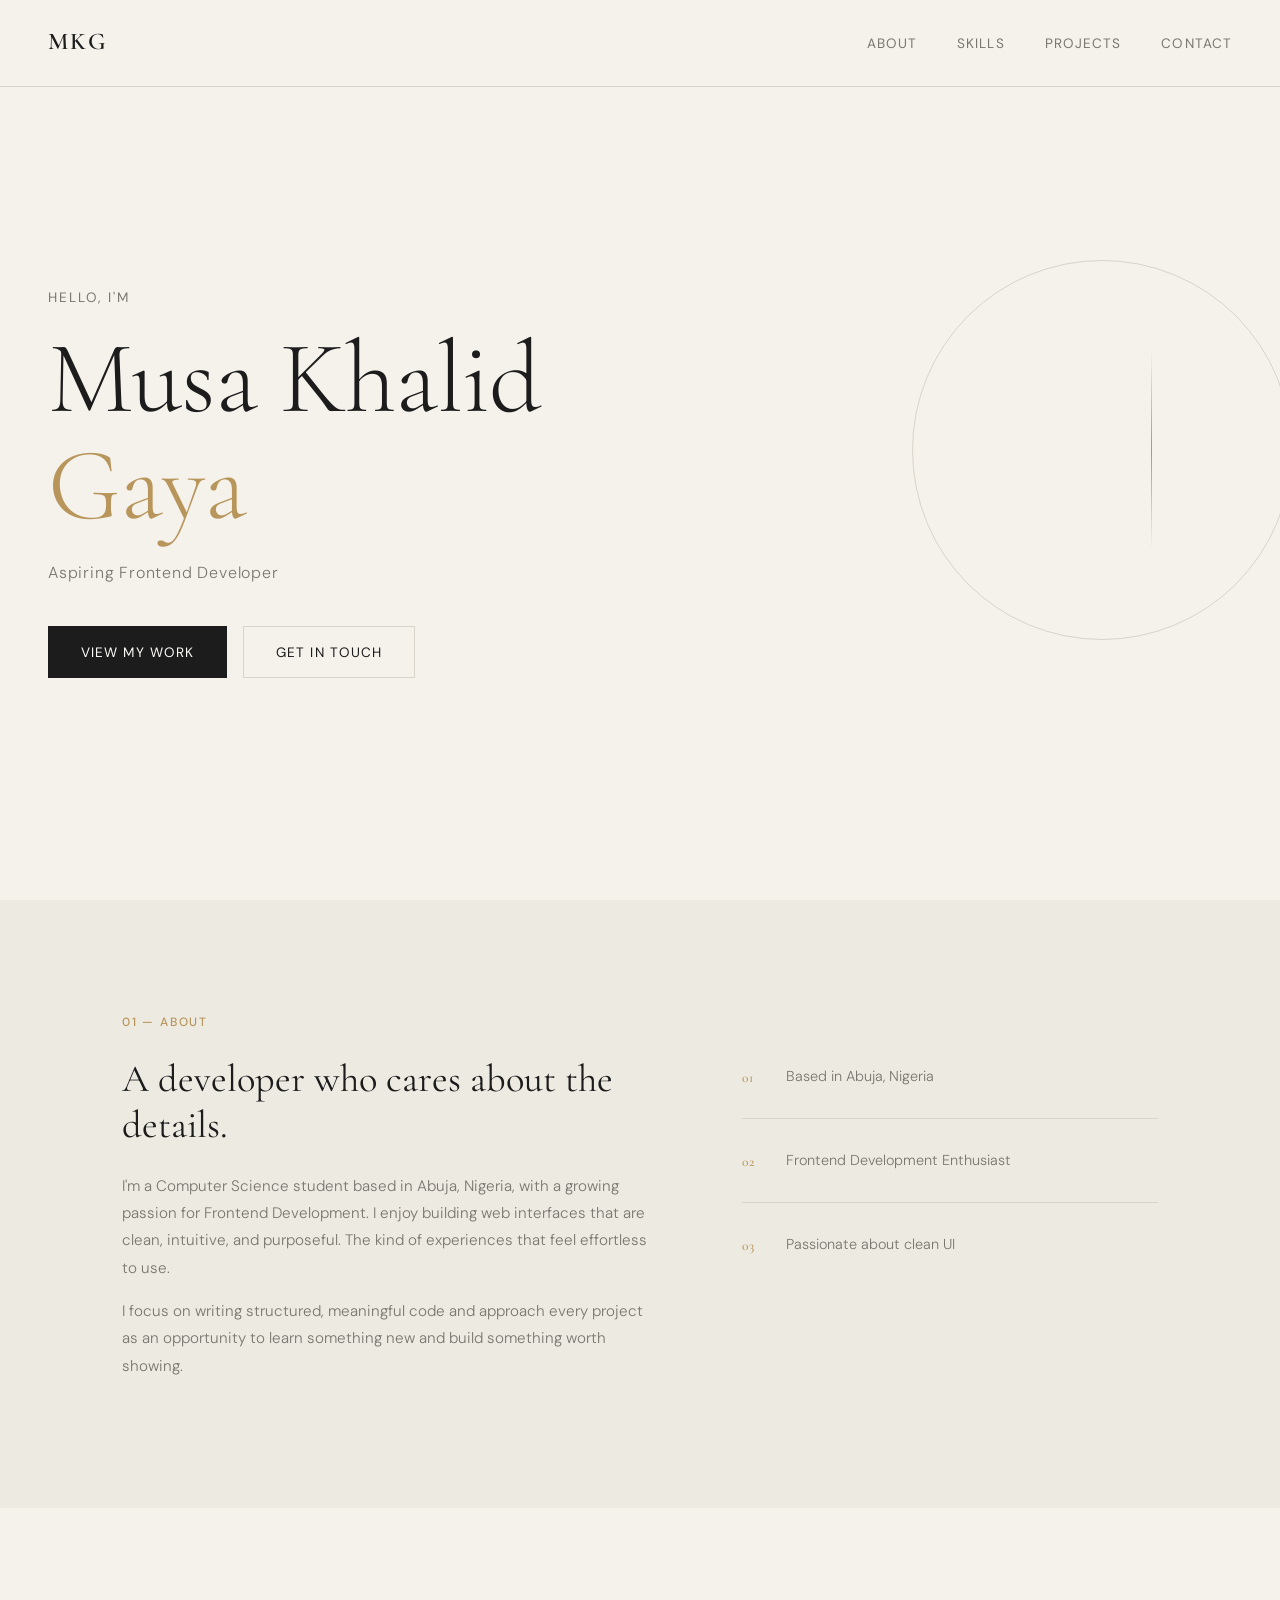
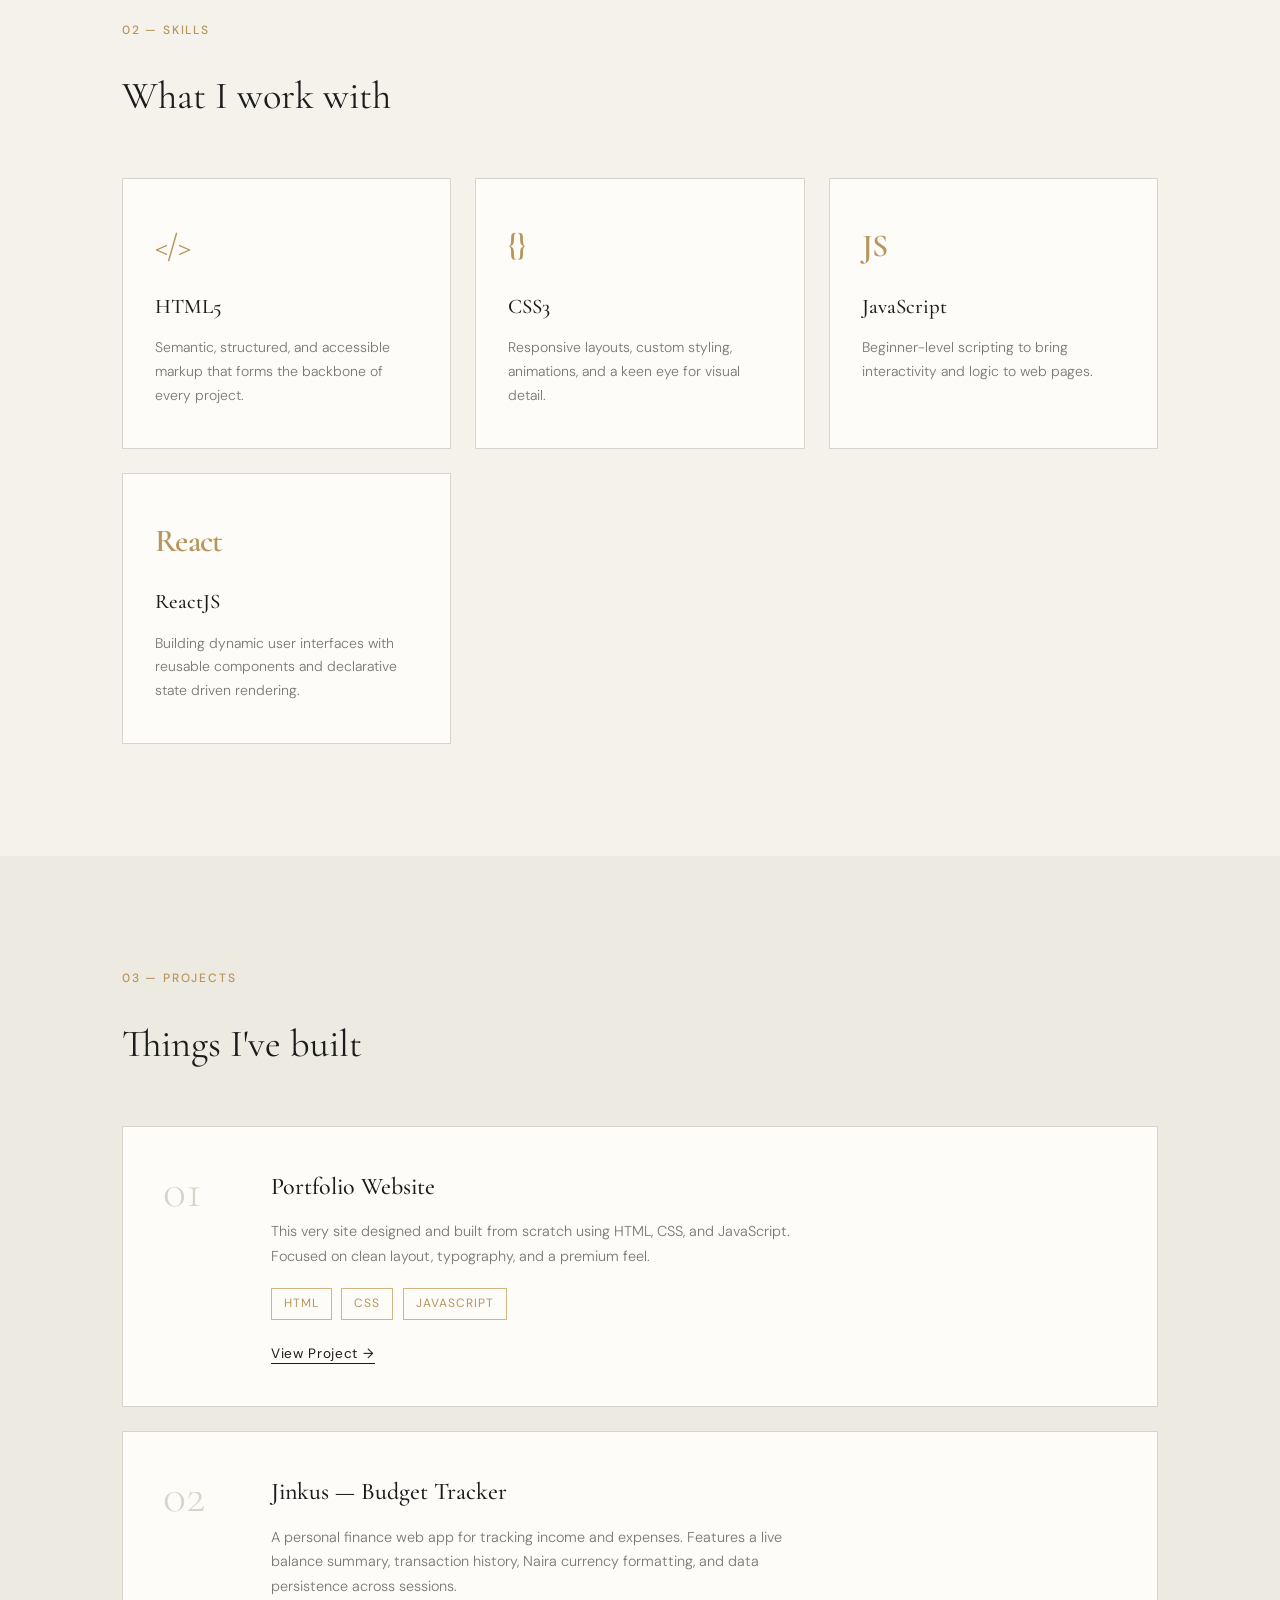
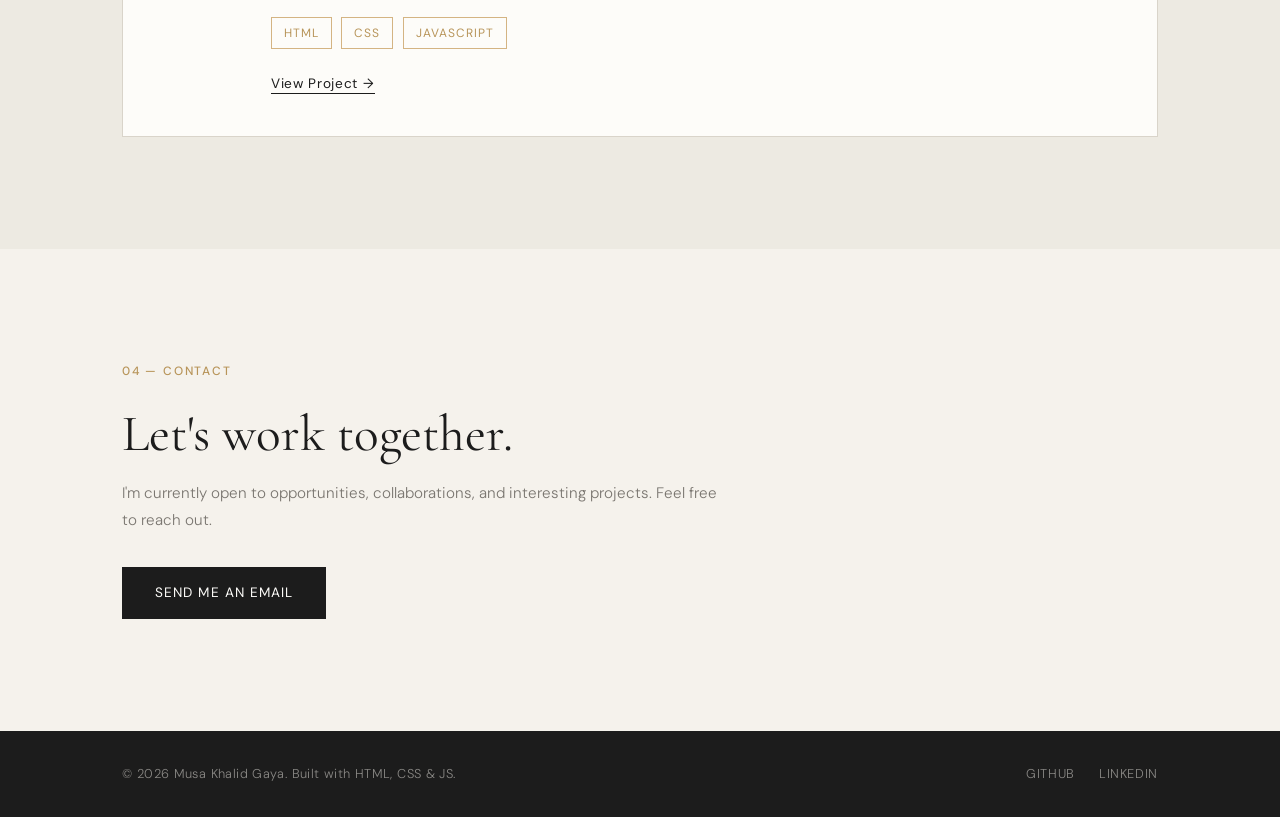
<file: index.html>
<!DOCTYPE html>
<html lang="en">

<head>
  <meta charset="UTF-8" />
  <meta name="viewport" content="width=device-width, initial-scale=1.0" />
  <title>Musa Khalid Gaya — Frontend Developer</title>
  <link rel="stylesheet" href="style.css" />
  <link
    href="https://fonts.googleapis.com/css2?family=Cormorant+Garamond:wght@300;400;500;600&family=DM+Sans:wght@300;400;500&display=swap"
    rel="stylesheet" />
</head>

<body>

  <!-- NAVBAR -->
  <nav class="navbar">
    <div class="nav-logo">MKG</div>
    <ul class="nav-links">
      <li><a href="#about">About</a></li>
      <li><a href="#skills">Skills</a></li>
      <li><a href="#projects">Projects</a></li>
      <li><a href="#contact">Contact</a></li>
    </ul>
    <div class="hamburger" id="hamburger">
      <span></span><span></span><span></span>
    </div>
  </nav>

  <!-- MOBILE MENU -->
  <div class="mobile-menu" id="mobileMenu">
    <ul>
      <li><a href="#about" onclick="closeMenu()">About</a></li>
      <li><a href="#skills" onclick="closeMenu()">Skills</a></li>
      <li><a href="#projects" onclick="closeMenu()">Projects</a></li>
      <li><a href="#contact" onclick="closeMenu()">Contact</a></li>
    </ul>
  </div>

  <!-- HERO -->
  <section class="hero" id="home">
    <div class="hero-content">
      <p class="hero-eyebrow">Hello, I'm</p>
      <h1 class="hero-name">Musa Khalid<br><span>Gaya</span></h1>
      <p class="hero-title">Aspiring Frontend Developer</p>
      <div class="hero-cta">
        <a href="#projects" class="btn-primary">View My Work</a>
        <a href="#contact" class="btn-secondary">Get In Touch</a>
      </div>
    </div>
    <div class="hero-deco">
      <div class="deco-circle"></div>
      <div class="deco-line"></div>
    </div>
  </section>

  <!-- ABOUT -->
  <section class="about" id="about">
    <div class="container">
      <div class="section-label">01 — About</div>
      <div class="about-grid">
        <div class="about-text">
          <h2>A developer who cares about the details.</h2>
          <p>I'm a Computer Science student based in Abuja, Nigeria, with a growing passion for Frontend Development. I
            enjoy building web interfaces that are clean, intuitive, and purposeful. The kind of experiences that feel
            effortless to use.</p>
          <p>I focus on writing structured, meaningful code and approach every project as an opportunity to learn
            something new and build something worth showing.</p>
        </div>
        <div class="about-facts">
          <div class="fact">
            <span class="fact-number">01</span>
            <span class="fact-text">Based in Abuja, Nigeria</span>
          </div>
          <div class="fact">
            <span class="fact-number">02</span>
            <span class="fact-text">Frontend Development Enthusiast</span>
          </div>
          <div class="fact">
            <span class="fact-number">03</span>
            <span class="fact-text">Passionate about clean UI</span>
          </div>
        </div>
      </div>
    </div>
  </section>

  <!-- SKILLS -->
  <section class="skills" id="skills">
    <div class="container">
      <div class="section-label">02 — Skills</div>
      <h2>What I work with</h2>
      <div class="skills-grid">
        <div class="skill-card">
          <div class="skill-icon">&#60;/&#62;</div>
          <h3>HTML5</h3>
          <p>Semantic, structured, and accessible markup that forms the backbone of every project.</p>
        </div>
        <div class="skill-card">
          <div class="skill-icon">&#123;&#125;</div>
          <h3>CSS3</h3>
          <p>Responsive layouts, custom styling, animations, and a keen eye for visual detail.</p>
        </div>
        <div class="skill-card">
          <div class="skill-icon">JS</div>
          <h3>JavaScript</h3>
          <p>Beginner-level scripting to bring interactivity and logic to web pages.</p>
        </div>
        <div class="skill-card">
          <div class="skill-icon">React</div>
          <h3>ReactJS</h3>
          <p>Building dynamic user interfaces with reusable components and declarative state driven rendering.
          </p>
        </div>
      </div>
    </div>
  </section>

  <!-- PROJECTS -->
  <section class="projects" id="projects">
    <div class="container">
      <div class="section-label">03 — Projects</div>
      <h2>Things I've built</h2>
      <div class="projects-grid">
        <div class="project-card">
          <div class="project-number">01</div>
          <div class="project-info">
            <h3>Portfolio Website</h3>
            <p>This very site designed and built from scratch using HTML, CSS, and JavaScript. Focused on clean layout,
              typography, and a premium feel.</p>
            <div class="project-tags">
              <span>HTML</span><span>CSS</span><span>JavaScript</span>
            </div>
            <a href="https://musagaya.github.io" target="_blank" class="project-link">View Project →</a>
          </div>
        </div>
        <div class="project-card">
          <div class="project-number">02</div>
          <div class="project-info">
            <h3>Jinkus — Budget Tracker</h3>
            <p>A personal finance web app for tracking income and expenses. Features a live balance summary, transaction
              history, Naira currency formatting, and data persistence across sessions.</p>
            <div class="project-tags">
              <span>HTML</span><span>CSS</span><span>JavaScript</span>
            </div>
            <a href="https://musagaya.github.io/budget-tracker" target="_blank" class="project-link">View Project →</a>
          </div>
        </div>
      </div>
    </div>
  </section>

  <!-- CONTACT -->
  <section class="contact" id="contact">
    <div class="container">
      <div class="section-label">04 — Contact</div>
      <div class="contact-inner">
        <h2>Let's work together.</h2>
        <p>I'm currently open to opportunities, collaborations, and interesting projects. Feel free to reach out.</p>
        <a href="mailto:gayamusa25@gmail.com" class="btn-primary">Send Me an Email</a>
      </div>
    </div>
  </section>

  <!-- FOOTER -->
  <footer class="footer">
    <div class="container">
      <p>© 2026 Musa Khalid Gaya. Built with HTML, CSS & JS.</p>
      <div class="footer-links">
        <a href="https://github.com/MusaGaya" target="_blank">GitHub</a>
        <a href="https://www.linkedin.com/in/musagaya" target="_blank">LinkedIn</a>
      </div>
    </div>
  </footer>

  <script src="script.js"></script>
</body>

</html>
</file>
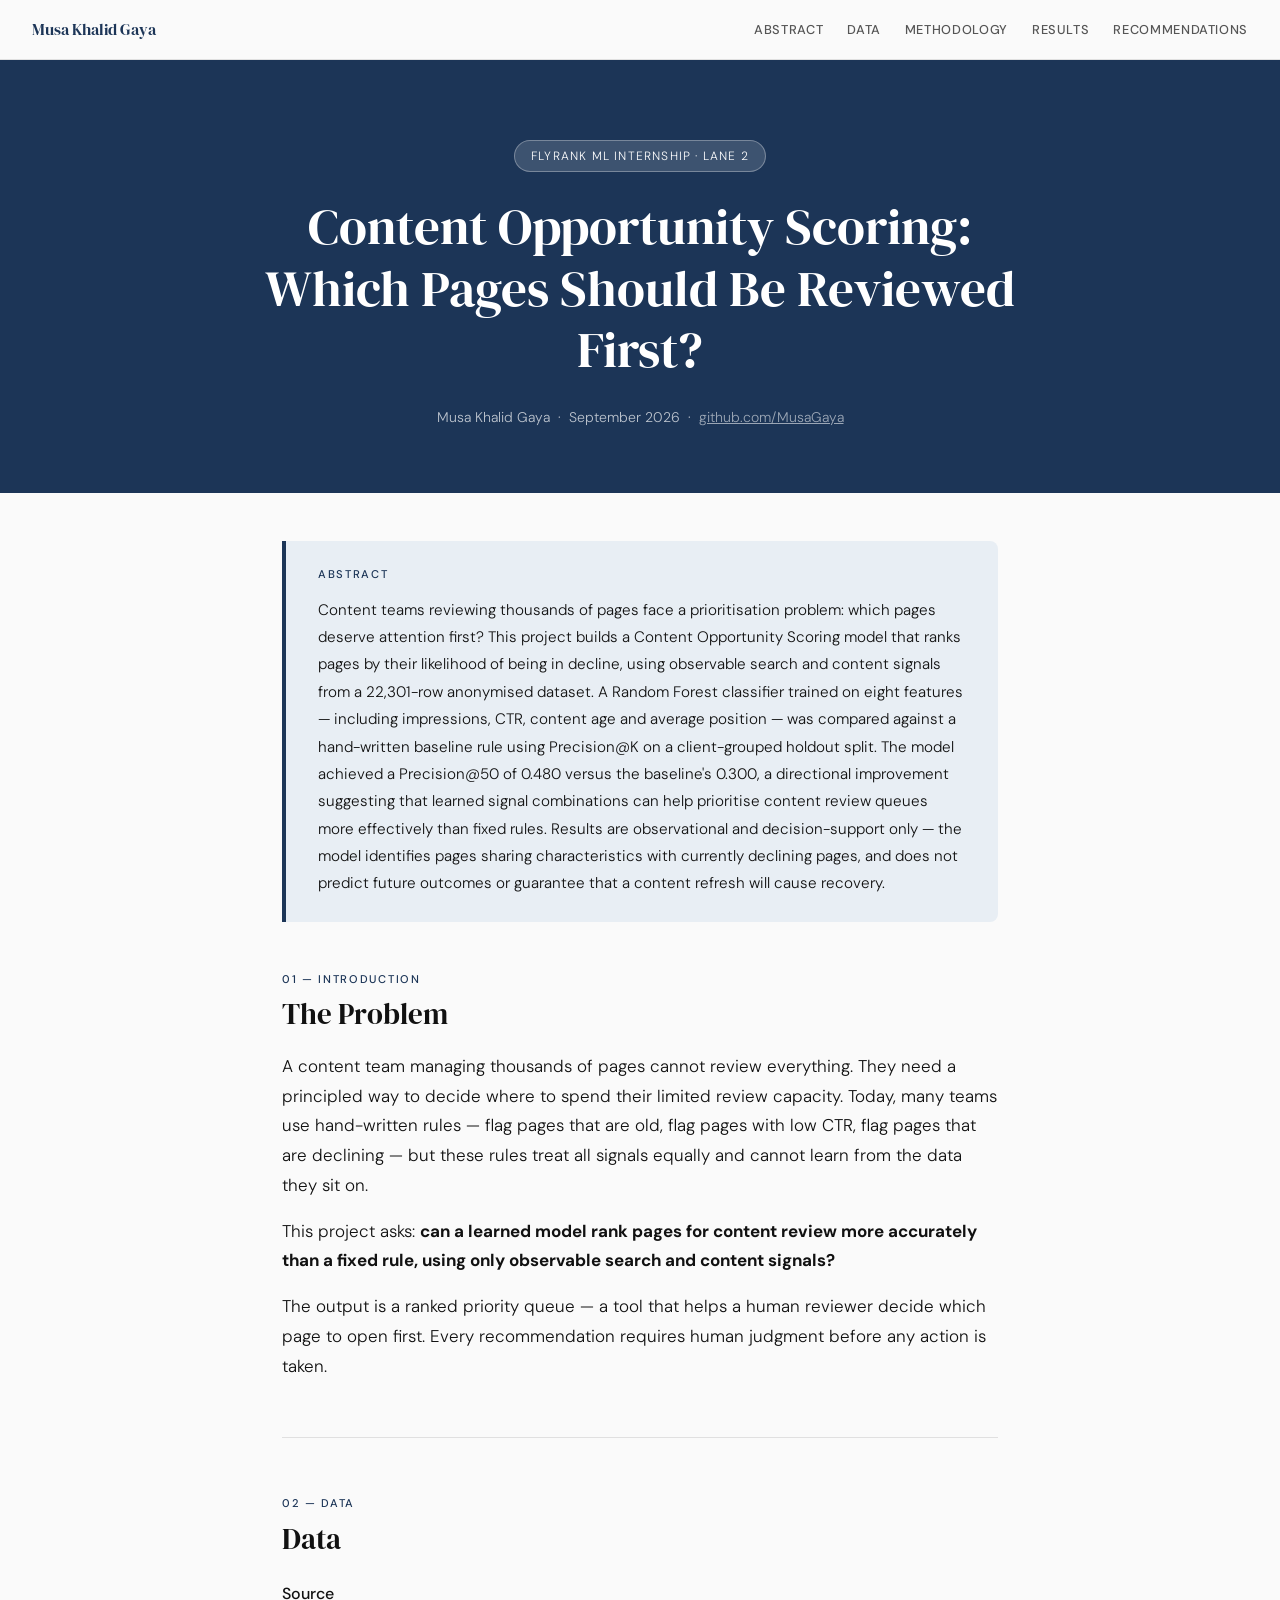
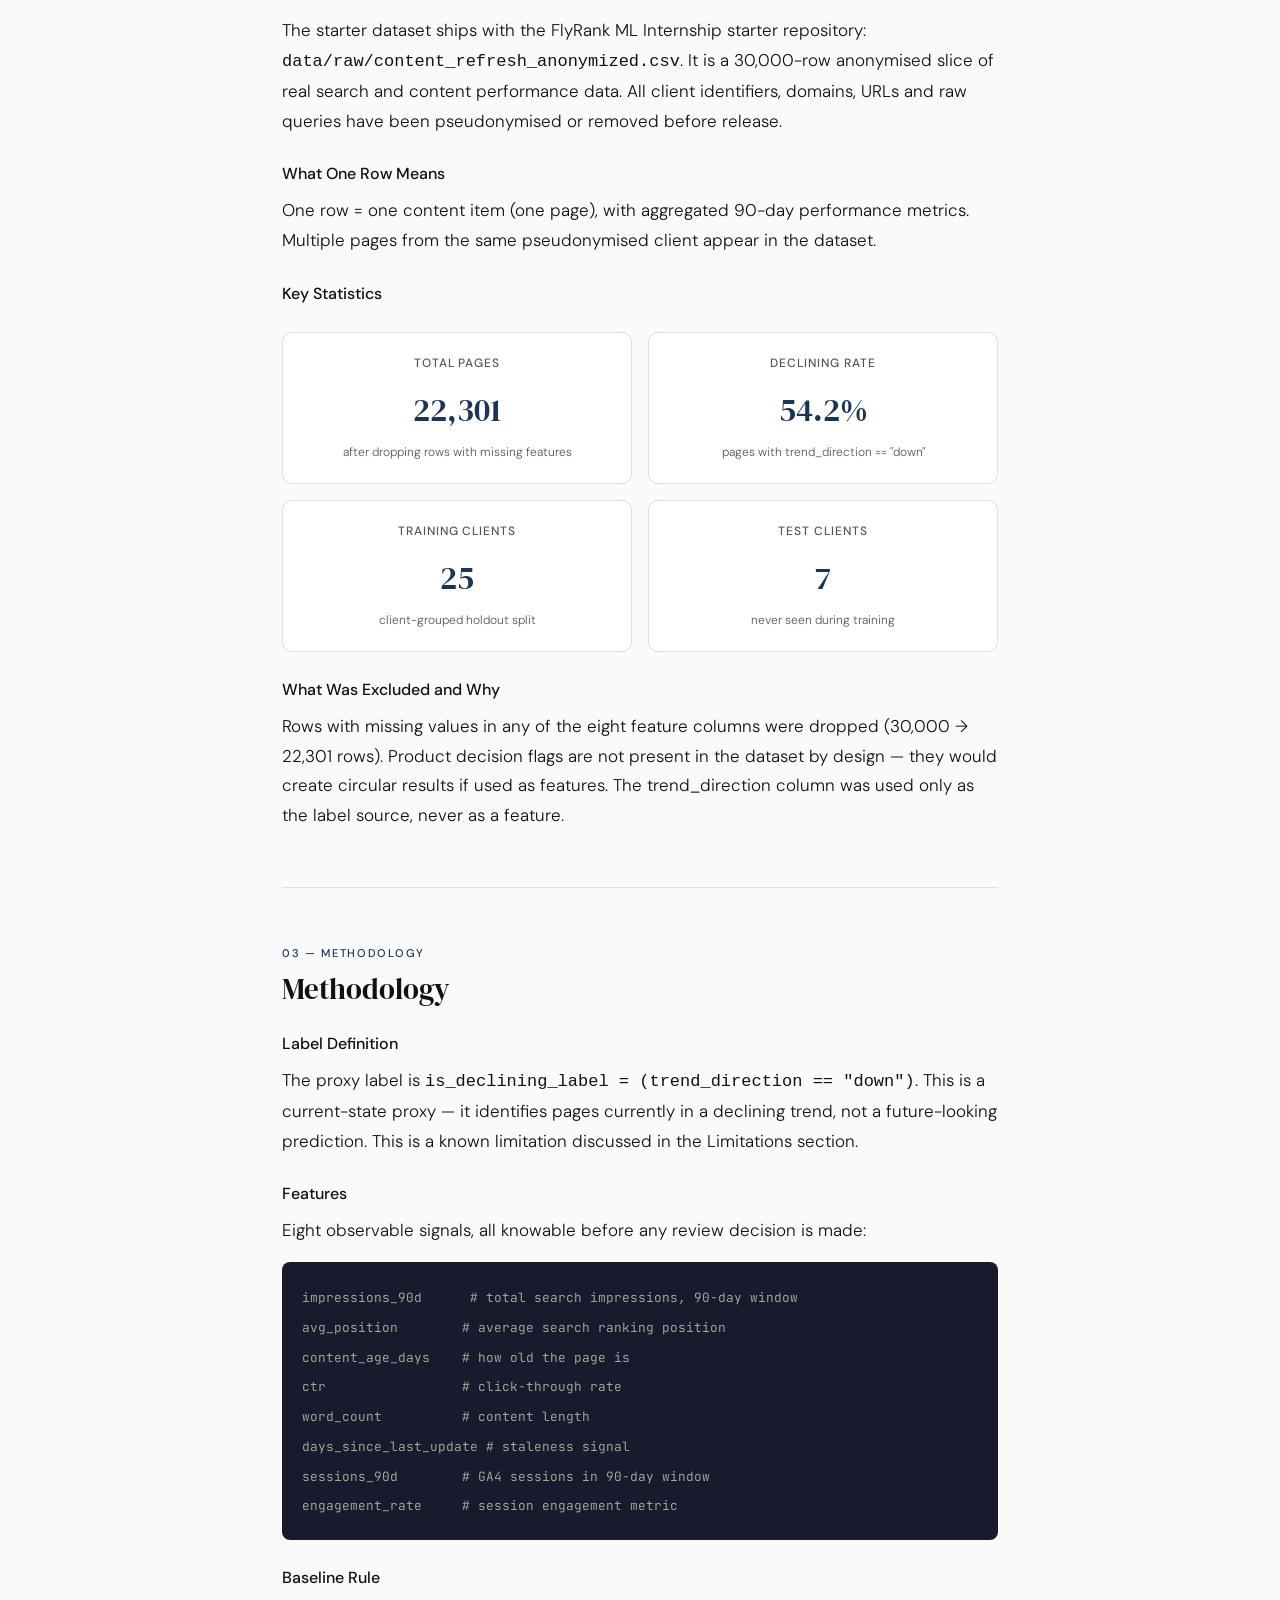
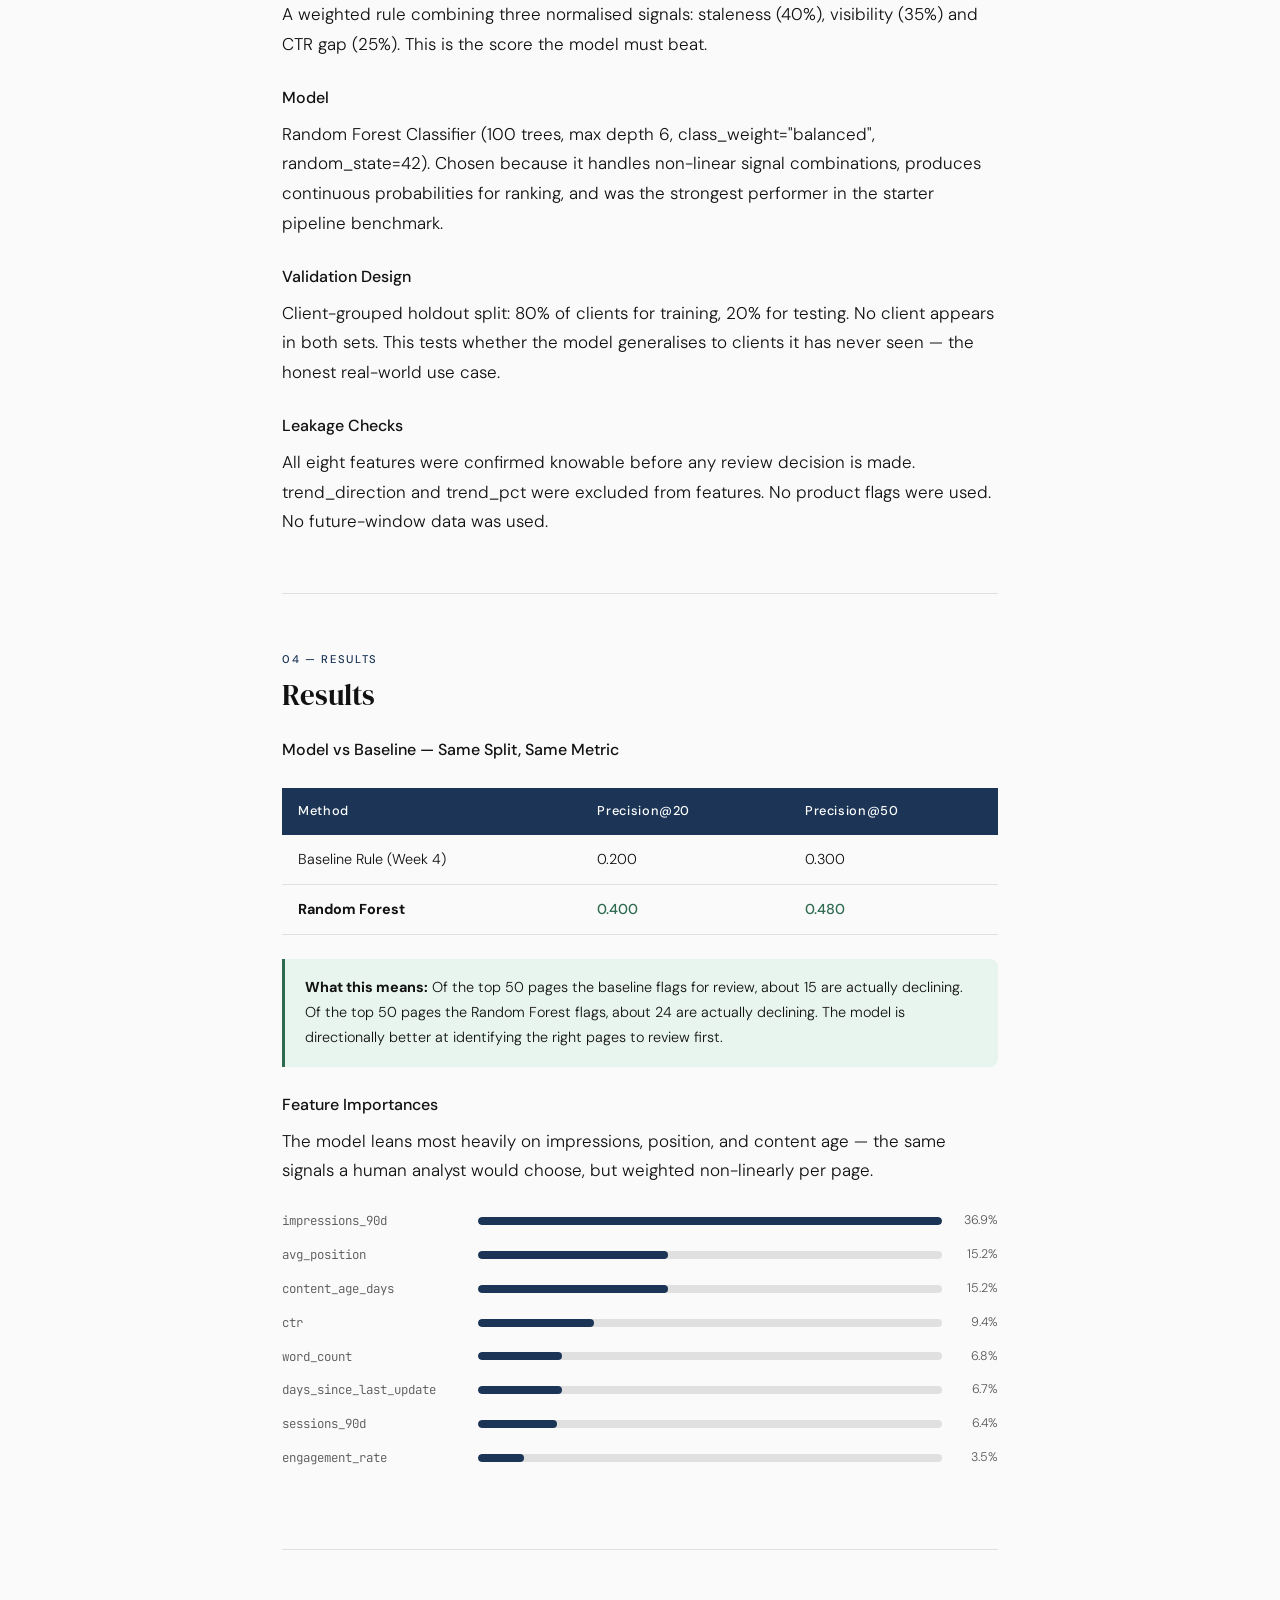
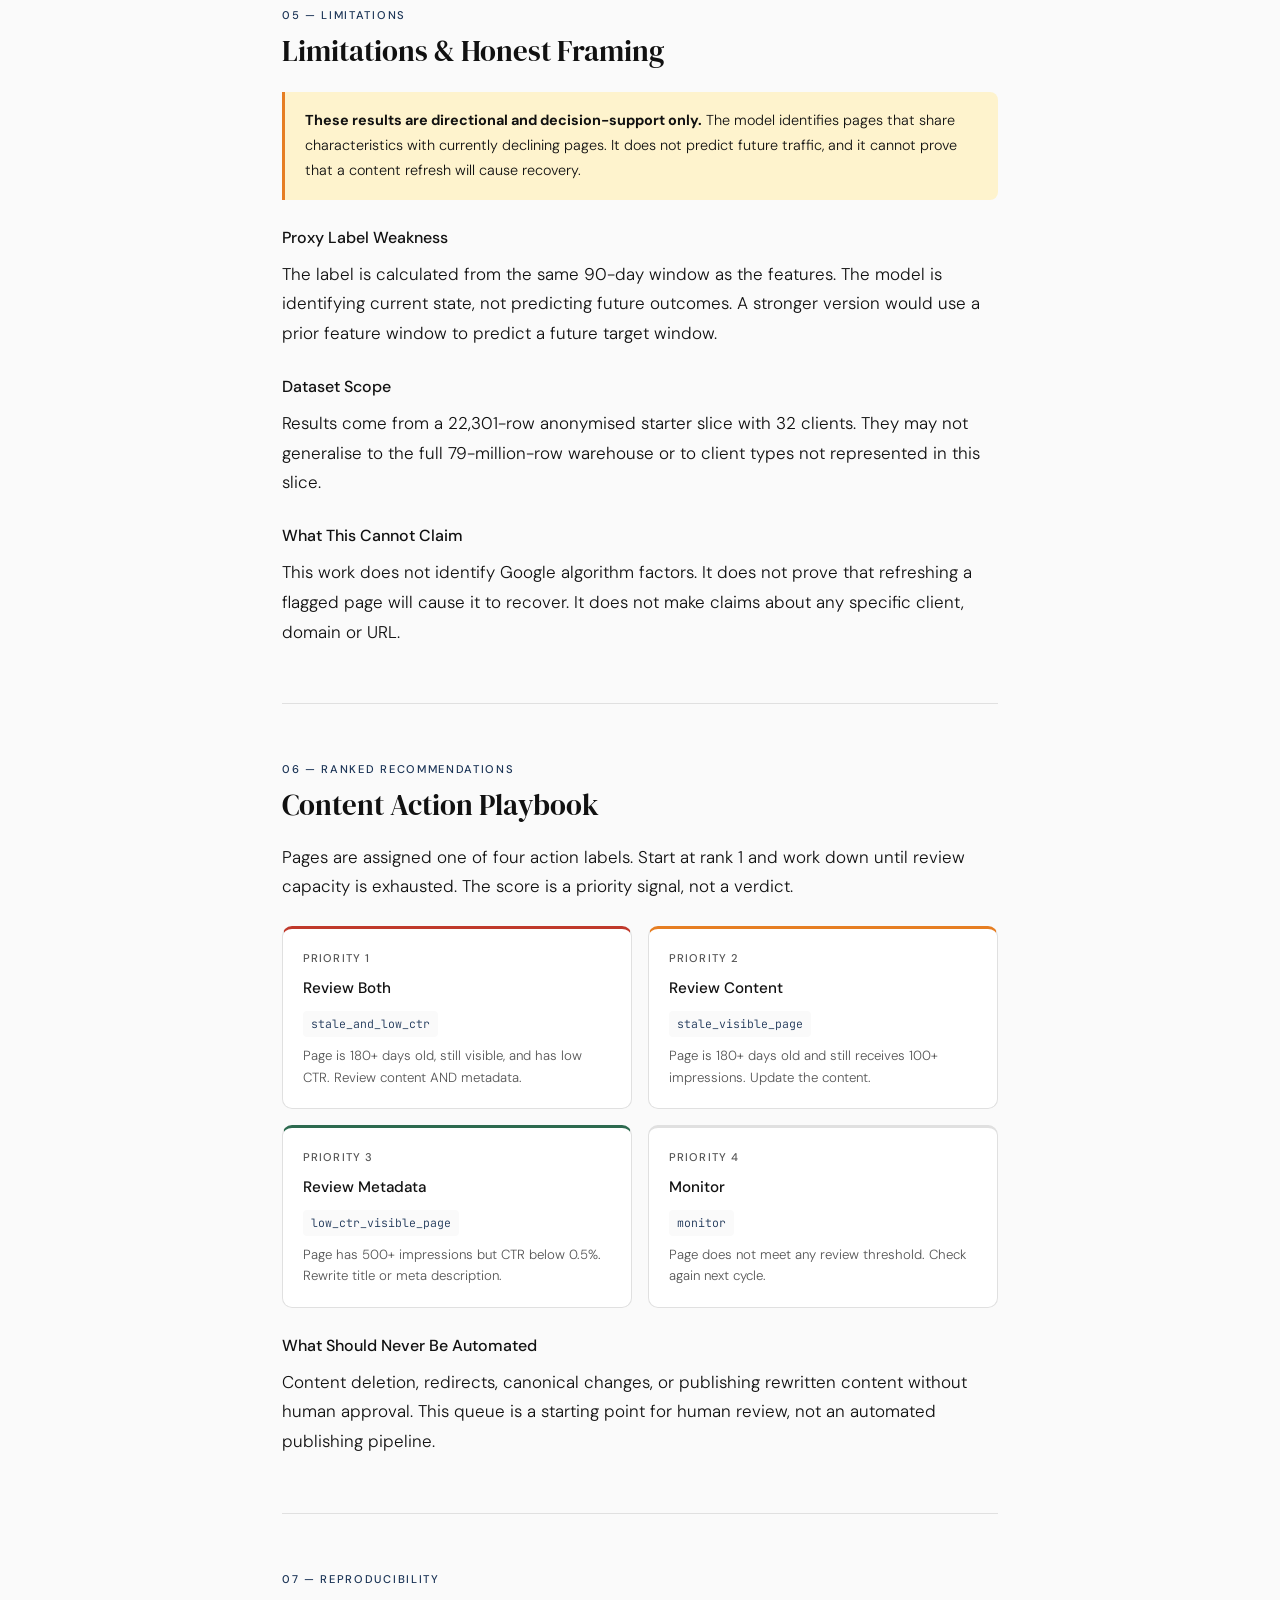
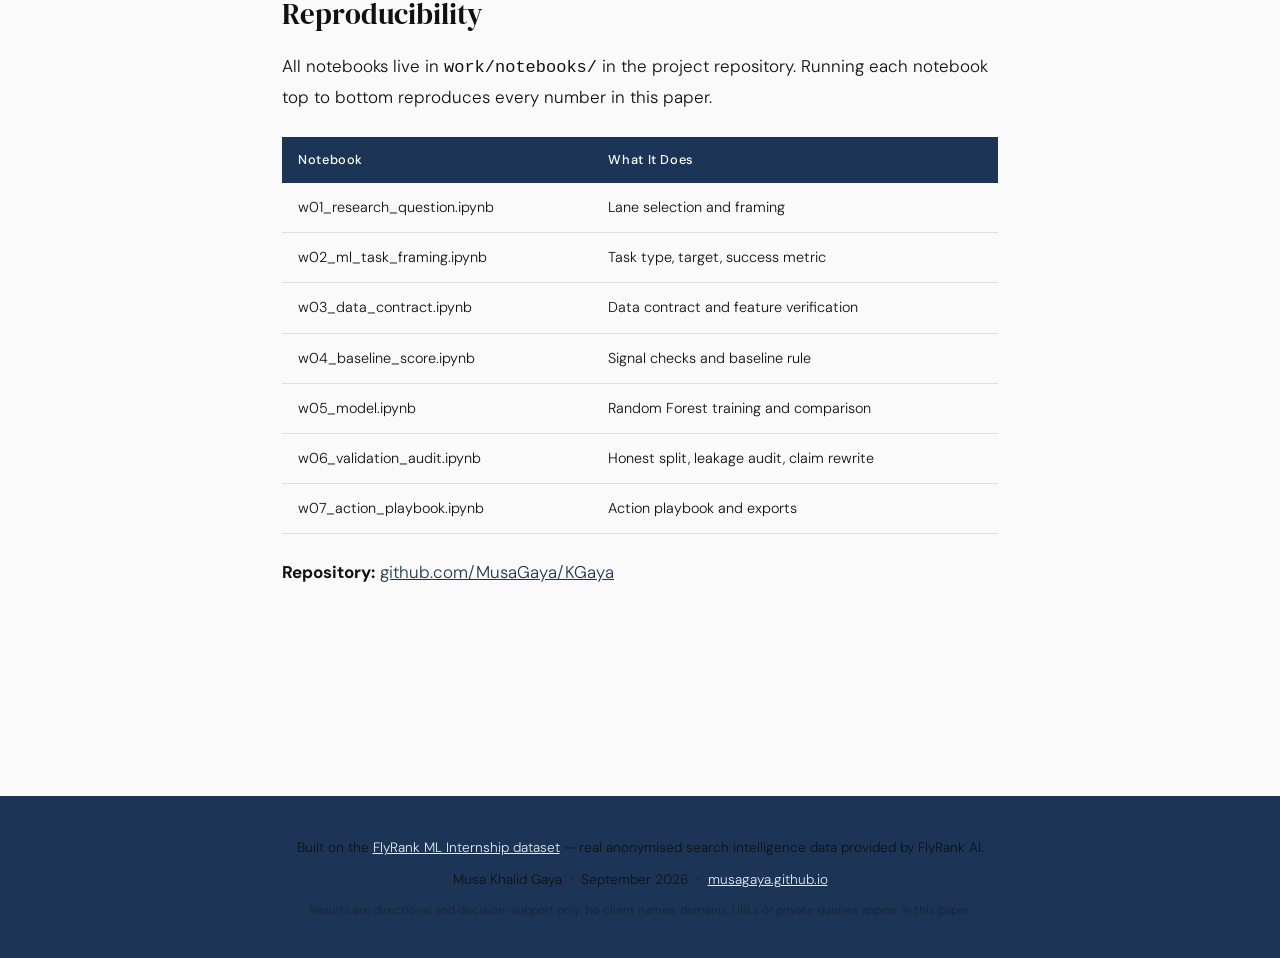
<file: research/index.html>
<!DOCTYPE html>
<html lang="en">
<head>
  <meta charset="UTF-8"/>
  <meta name="viewport" content="width=device-width, initial-scale=1.0"/>
  <title>Content Opportunity Scoring — Musa Khalid Gaya</title>
  <link href="https://fonts.googleapis.com/css2?family=DM+Serif+Display&family=DM+Sans:wght@300;400;500&family=JetBrains+Mono:wght@400&display=swap" rel="stylesheet"/>
  <style>
    :root {
      --bg: #FAFAFA;
      --surface: #FFFFFF;
      --text: #111111;
      --muted: #555555;
      --accent: #1C3557;
      --accent-light: #E8EEF4;
      --border: #E0E0E0;
      --lime: #2D6A4F;
      --lime-light: #E8F5EF;
    }
    *, *::before, *::after { margin: 0; padding: 0; box-sizing: border-box; }
    html { scroll-behavior: smooth; }
    body {
      background: var(--bg);
      color: var(--text);
      font-family: 'DM Sans', sans-serif;
      font-weight: 300;
      line-height: 1.75;
      font-size: 17px;
    }
    nav {
      position: sticky;
      top: 0;
      background: rgba(250,250,250,0.95);
      backdrop-filter: blur(8px);
      border-bottom: 1px solid var(--border);
      padding: 0.9rem 2rem;
      display: flex;
      align-items: center;
      justify-content: space-between;
      z-index: 100;
    }
    .nav-brand { font-family: 'DM Serif Display', serif; font-size: 1rem; color: var(--accent); }
    .nav-links { display: flex; gap: 1.5rem; list-style: none; }
    .nav-links a { font-size: 0.8rem; font-weight: 500; letter-spacing: 0.05em; text-transform: uppercase; color: var(--muted); text-decoration: none; transition: color 0.2s; }
    .nav-links a:hover { color: var(--accent); }
    .hero { background: var(--accent); color: white; padding: 5rem 2rem 4rem; text-align: center; }
    .hero-tag { display: inline-block; background: rgba(255,255,255,0.15); border: 1px solid rgba(255,255,255,0.3); border-radius: 20px; padding: 0.3rem 1rem; font-size: 0.75rem; letter-spacing: 0.1em; text-transform: uppercase; margin-bottom: 1.5rem; }
    .hero h1 { font-family: 'DM Serif Display', serif; font-size: clamp(2rem, 4vw, 3.2rem); font-weight: 400; line-height: 1.2; max-width: 800px; margin: 0 auto 1rem; }
    .hero-meta { font-size: 0.875rem; opacity: 0.7; margin-top: 1.5rem; }
    .main { max-width: 780px; margin: 0 auto; padding: 3rem 2rem 6rem; }
    .abstract { background: var(--accent-light); border-left: 4px solid var(--accent); border-radius: 0 8px 8px 0; padding: 1.5rem 2rem; margin-bottom: 3rem; }
    .abstract-label { font-size: 0.7rem; font-weight: 500; letter-spacing: 0.15em; text-transform: uppercase; color: var(--accent); margin-bottom: 0.75rem; }
    .abstract p { font-size: 0.95rem; color: var(--text); line-height: 1.8; }
    .section { margin-bottom: 3.5rem; padding-bottom: 3.5rem; border-bottom: 1px solid var(--border); }
    .section:last-child { border-bottom: none; }
    .section-number { font-size: 0.7rem; font-weight: 500; letter-spacing: 0.15em; text-transform: uppercase; color: var(--accent); margin-bottom: 0.5rem; }
    h2 { font-family: 'DM Serif Display', serif; font-size: 1.8rem; font-weight: 400; color: var(--text); margin-bottom: 1.25rem; line-height: 1.2; }
    h3 { font-size: 1rem; font-weight: 500; color: var(--text); margin: 1.5rem 0 0.5rem; }
    p { margin-bottom: 1rem; color: var(--text); }
    p:last-child { margin-bottom: 0; }
    .metrics-grid { display: grid; grid-template-columns: repeat(2, 1fr); gap: 1rem; margin: 1.5rem 0; }
    .metric-card { background: var(--surface); border: 1px solid var(--border); border-radius: 10px; padding: 1.25rem 1.5rem; text-align: center; }
    .metric-label { font-size: 0.75rem; font-weight: 500; letter-spacing: 0.08em; text-transform: uppercase; color: var(--muted); margin-bottom: 0.5rem; }
    .metric-value { font-family: 'DM Serif Display', serif; font-size: 2rem; color: var(--accent); }
    .metric-sub { font-size: 0.75rem; color: var(--muted); margin-top: 0.25rem; }
    .results-table { width: 100%; border-collapse: collapse; margin: 1.5rem 0; font-size: 0.9rem; }
    .results-table th { background: var(--accent); color: white; padding: 0.75rem 1rem; text-align: left; font-weight: 500; font-size: 0.8rem; letter-spacing: 0.05em; }
    .results-table td { padding: 0.75rem 1rem; border-bottom: 1px solid var(--border); }
    .results-table tr:nth-child(even) td { background: var(--bg); }
    .win { color: var(--lime); font-weight: 500; }
    .feature-chart { margin: 1.5rem 0; }
    .feature-row { display: flex; align-items: center; gap: 1rem; margin-bottom: 0.75rem; }
    .feature-name { font-family: 'JetBrains Mono', monospace; font-size: 0.78rem; color: var(--muted); min-width: 180px; }
    .feature-bar-wrap { flex: 1; background: var(--border); border-radius: 4px; height: 8px; overflow: hidden; }
    .feature-bar { height: 100%; background: var(--accent); border-radius: 4px; }
    .feature-pct { font-size: 0.78rem; color: var(--muted); min-width: 40px; text-align: right; }
    .action-grid { display: grid; grid-template-columns: repeat(2, 1fr); gap: 1rem; margin: 1.5rem 0; }
    .action-card { background: var(--surface); border: 1px solid var(--border); border-radius: 10px; padding: 1.25rem; border-top: 3px solid var(--accent); }
    .action-card.p1 { border-top-color: #C0392B; }
    .action-card.p2 { border-top-color: #E67E22; }
    .action-card.p3 { border-top-color: #2D6A4F; }
    .action-card.p4 { border-top-color: var(--border); }
    .action-priority { font-size: 0.7rem; font-weight: 500; letter-spacing: 0.1em; text-transform: uppercase; color: var(--muted); margin-bottom: 0.4rem; }
    .action-name { font-weight: 500; font-size: 0.95rem; margin-bottom: 0.4rem; }
    .action-code { font-family: 'JetBrains Mono', monospace; font-size: 0.72rem; background: var(--bg); padding: 0.2rem 0.5rem; border-radius: 4px; color: var(--accent); display: inline-block; margin-bottom: 0.5rem; }
    .action-desc { font-size: 0.83rem; color: var(--muted); line-height: 1.6; }
    .callout { background: var(--lime-light); border-left: 3px solid var(--lime); border-radius: 0 8px 8px 0; padding: 1rem 1.25rem; margin: 1.5rem 0; font-size: 0.9rem; }
    .callout-warn { background: #FEF3CD; border-left-color: #E67E22; }
    .code-block { background: #1A1A2E; border-radius: 8px; padding: 1.25rem; margin: 1rem 0; overflow-x: auto; }
    .code-block code { font-family: 'JetBrains Mono', monospace; font-size: 0.8rem; color: #A8B5A0; line-height: 1.8; }
    a { color: var(--accent); text-decoration: underline; }
    footer { background: var(--accent); color: rgba(255,255,255,0.7); text-align: center; padding: 2.5rem 2rem; font-size: 0.85rem; }
    footer a { color: rgba(255,255,255,0.9); }
    @media (max-width: 600px) {
      .metrics-grid, .action-grid { grid-template-columns: 1fr; }
      .nav-links { display: none; }
      .feature-name { min-width: 120px; }
    }
  </style>
</head>
<body>

<nav>
  <span class="nav-brand">Musa Khalid Gaya</span>
  <ul class="nav-links">
    <li><a href="#abstract">Abstract</a></li>
    <li><a href="#data">Data</a></li>
    <li><a href="#methodology">Methodology</a></li>
    <li><a href="#results">Results</a></li>
    <li><a href="#recommendations">Recommendations</a></li>
  </ul>
</nav>

<div class="hero">
  <div class="hero-tag">FlyRank ML Internship · Lane 2</div>
  <h1>Content Opportunity Scoring:<br>Which Pages Should Be Reviewed First?</h1>
  <div class="hero-meta">Musa Khalid Gaya &nbsp;·&nbsp; September 2026 &nbsp;·&nbsp; <a href="https://github.com/MusaGaya" style="color:rgba(255,255,255,0.8);">github.com/MusaGaya</a></div>
</div>

<div class="main">

  <div class="abstract" id="abstract">
    <div class="abstract-label">Abstract</div>
    <p>Content teams reviewing thousands of pages face a prioritisation problem: which pages deserve attention first? This project builds a Content Opportunity Scoring model that ranks pages by their likelihood of being in decline, using observable search and content signals from a 22,301-row anonymised dataset. A Random Forest classifier trained on eight features — including impressions, CTR, content age and average position — was compared against a hand-written baseline rule using Precision@K on a client-grouped holdout split. The model achieved a Precision@50 of 0.480 versus the baseline's 0.300, a directional improvement suggesting that learned signal combinations can help prioritise content review queues more effectively than fixed rules. Results are observational and decision-support only — the model identifies pages sharing characteristics with currently declining pages, and does not predict future outcomes or guarantee that a content refresh will cause recovery.</p>
  </div>

  <div class="section" id="introduction">
    <div class="section-number">01 — Introduction</div>
    <h2>The Problem</h2>
    <p>A content team managing thousands of pages cannot review everything. They need a principled way to decide where to spend their limited review capacity. Today, many teams use hand-written rules — flag pages that are old, flag pages with low CTR, flag pages that are declining — but these rules treat all signals equally and cannot learn from the data they sit on.</p>
    <p>This project asks: <strong>can a learned model rank pages for content review more accurately than a fixed rule, using only observable search and content signals?</strong></p>
    <p>The output is a ranked priority queue — a tool that helps a human reviewer decide which page to open first. Every recommendation requires human judgment before any action is taken.</p>
  </div>

  <div class="section" id="data">
    <div class="section-number">02 — Data</div>
    <h2>Data</h2>
    <h3>Source</h3>
    <p>The starter dataset ships with the FlyRank ML Internship starter repository: <code>data/raw/content_refresh_anonymized.csv</code>. It is a 30,000-row anonymised slice of real search and content performance data. All client identifiers, domains, URLs and raw queries have been pseudonymised or removed before release.</p>
    <h3>What One Row Means</h3>
    <p>One row = one content item (one page), with aggregated 90-day performance metrics. Multiple pages from the same pseudonymised client appear in the dataset.</p>
    <h3>Key Statistics</h3>
    <div class="metrics-grid">
      <div class="metric-card">
        <div class="metric-label">Total Pages</div>
        <div class="metric-value">22,301</div>
        <div class="metric-sub">after dropping rows with missing features</div>
      </div>
      <div class="metric-card">
        <div class="metric-label">Declining Rate</div>
        <div class="metric-value">54.2%</div>
        <div class="metric-sub">pages with trend_direction == "down"</div>
      </div>
      <div class="metric-card">
        <div class="metric-label">Training Clients</div>
        <div class="metric-value">25</div>
        <div class="metric-sub">client-grouped holdout split</div>
      </div>
      <div class="metric-card">
        <div class="metric-label">Test Clients</div>
        <div class="metric-value">7</div>
        <div class="metric-sub">never seen during training</div>
      </div>
    </div>
    <h3>What Was Excluded and Why</h3>
    <p>Rows with missing values in any of the eight feature columns were dropped (30,000 → 22,301 rows). Product decision flags are not present in the dataset by design — they would create circular results if used as features. The trend_direction column was used only as the label source, never as a feature.</p>
  </div>

  <div class="section" id="methodology">
    <div class="section-number">03 — Methodology</div>
    <h2>Methodology</h2>
    <h3>Label Definition</h3>
    <p>The proxy label is <code>is_declining_label = (trend_direction == "down")</code>. This is a current-state proxy — it identifies pages currently in a declining trend, not a future-looking prediction. This is a known limitation discussed in the Limitations section.</p>
    <h3>Features</h3>
    <p>Eight observable signals, all knowable before any review decision is made:</p>
    <div class="code-block"><code>impressions_90d &nbsp;&nbsp;&nbsp;&nbsp;&nbsp;# total search impressions, 90-day window<br>avg_position &nbsp;&nbsp;&nbsp;&nbsp;&nbsp;&nbsp;&nbsp;# average search ranking position<br>content_age_days &nbsp;&nbsp;&nbsp;# how old the page is<br>ctr &nbsp;&nbsp;&nbsp;&nbsp;&nbsp;&nbsp;&nbsp;&nbsp;&nbsp;&nbsp;&nbsp;&nbsp;&nbsp;&nbsp;&nbsp;&nbsp;# click-through rate<br>word_count &nbsp;&nbsp;&nbsp;&nbsp;&nbsp;&nbsp;&nbsp;&nbsp;&nbsp;# content length<br>days_since_last_update # staleness signal<br>sessions_90d &nbsp;&nbsp;&nbsp;&nbsp;&nbsp;&nbsp;&nbsp;# GA4 sessions in 90-day window<br>engagement_rate &nbsp;&nbsp;&nbsp;&nbsp;# session engagement metric</code></div>
    <h3>Baseline Rule</h3>
    <p>A weighted rule combining three normalised signals: staleness (40%), visibility (35%) and CTR gap (25%). This is the score the model must beat.</p>
    <h3>Model</h3>
    <p>Random Forest Classifier (100 trees, max depth 6, class_weight="balanced", random_state=42). Chosen because it handles non-linear signal combinations, produces continuous probabilities for ranking, and was the strongest performer in the starter pipeline benchmark.</p>
    <h3>Validation Design</h3>
    <p>Client-grouped holdout split: 80% of clients for training, 20% for testing. No client appears in both sets. This tests whether the model generalises to clients it has never seen — the honest real-world use case.</p>
    <h3>Leakage Checks</h3>
    <p>All eight features were confirmed knowable before any review decision is made. trend_direction and trend_pct were excluded from features. No product flags were used. No future-window data was used.</p>
  </div>

  <div class="section" id="results">
    <div class="section-number">04 — Results</div>
    <h2>Results</h2>
    <h3>Model vs Baseline — Same Split, Same Metric</h3>
    <table class="results-table">
      <thead><tr><th>Method</th><th>Precision@20</th><th>Precision@50</th></tr></thead>
      <tbody>
        <tr><td>Baseline Rule (Week 4)</td><td>0.200</td><td>0.300</td></tr>
        <tr><td><strong>Random Forest</strong></td><td class="win">0.400</td><td class="win">0.480</td></tr>
      </tbody>
    </table>
    <div class="callout">
      <strong>What this means:</strong> Of the top 50 pages the baseline flags for review, about 15 are actually declining. Of the top 50 pages the Random Forest flags, about 24 are actually declining. The model is directionally better at identifying the right pages to review first.
    </div>
    <h3>Feature Importances</h3>
    <p>The model leans most heavily on impressions, position, and content age — the same signals a human analyst would choose, but weighted non-linearly per page.</p>
    <div class="feature-chart">
      <div class="feature-row"><span class="feature-name">impressions_90d</span><div class="feature-bar-wrap"><div class="feature-bar" style="width:100%"></div></div><span class="feature-pct">36.9%</span></div>
      <div class="feature-row"><span class="feature-name">avg_position</span><div class="feature-bar-wrap"><div class="feature-bar" style="width:41%"></div></div><span class="feature-pct">15.2%</span></div>
      <div class="feature-row"><span class="feature-name">content_age_days</span><div class="feature-bar-wrap"><div class="feature-bar" style="width:41%"></div></div><span class="feature-pct">15.2%</span></div>
      <div class="feature-row"><span class="feature-name">ctr</span><div class="feature-bar-wrap"><div class="feature-bar" style="width:25%"></div></div><span class="feature-pct">9.4%</span></div>
      <div class="feature-row"><span class="feature-name">word_count</span><div class="feature-bar-wrap"><div class="feature-bar" style="width:18%"></div></div><span class="feature-pct">6.8%</span></div>
      <div class="feature-row"><span class="feature-name">days_since_last_update</span><div class="feature-bar-wrap"><div class="feature-bar" style="width:18%"></div></div><span class="feature-pct">6.7%</span></div>
      <div class="feature-row"><span class="feature-name">sessions_90d</span><div class="feature-bar-wrap"><div class="feature-bar" style="width:17%"></div></div><span class="feature-pct">6.4%</span></div>
      <div class="feature-row"><span class="feature-name">engagement_rate</span><div class="feature-bar-wrap"><div class="feature-bar" style="width:10%"></div></div><span class="feature-pct">3.5%</span></div>
    </div>
  </div>

  <div class="section" id="limitations">
    <div class="section-number">05 — Limitations</div>
    <h2>Limitations & Honest Framing</h2>
    <div class="callout callout-warn"><strong>These results are directional and decision-support only.</strong> The model identifies pages that share characteristics with currently declining pages. It does not predict future traffic, and it cannot prove that a content refresh will cause recovery.</div>
    <h3>Proxy Label Weakness</h3>
    <p>The label is calculated from the same 90-day window as the features. The model is identifying current state, not predicting future outcomes. A stronger version would use a prior feature window to predict a future target window.</p>
    <h3>Dataset Scope</h3>
    <p>Results come from a 22,301-row anonymised starter slice with 32 clients. They may not generalise to the full 79-million-row warehouse or to client types not represented in this slice.</p>
    <h3>What This Cannot Claim</h3>
    <p>This work does not identify Google algorithm factors. It does not prove that refreshing a flagged page will cause it to recover. It does not make claims about any specific client, domain or URL.</p>
  </div>

  <div class="section" id="recommendations">
    <div class="section-number">06 — Ranked Recommendations</div>
    <h2>Content Action Playbook</h2>
    <p>Pages are assigned one of four action labels. Start at rank 1 and work down until review capacity is exhausted. The score is a priority signal, not a verdict.</p>
    <div class="action-grid">
      <div class="action-card p1">
        <div class="action-priority">Priority 1</div>
        <div class="action-name">Review Both</div>
        <div class="action-code">stale_and_low_ctr</div>
        <div class="action-desc">Page is 180+ days old, still visible, and has low CTR. Review content AND metadata.</div>
      </div>
      <div class="action-card p2">
        <div class="action-priority">Priority 2</div>
        <div class="action-name">Review Content</div>
        <div class="action-code">stale_visible_page</div>
        <div class="action-desc">Page is 180+ days old and still receives 100+ impressions. Update the content.</div>
      </div>
      <div class="action-card p3">
        <div class="action-priority">Priority 3</div>
        <div class="action-name">Review Metadata</div>
        <div class="action-code">low_ctr_visible_page</div>
        <div class="action-desc">Page has 500+ impressions but CTR below 0.5%. Rewrite title or meta description.</div>
      </div>
      <div class="action-card p4">
        <div class="action-priority">Priority 4</div>
        <div class="action-name">Monitor</div>
        <div class="action-code">monitor</div>
        <div class="action-desc">Page does not meet any review threshold. Check again next cycle.</div>
      </div>
    </div>
    <h3>What Should Never Be Automated</h3>
    <p>Content deletion, redirects, canonical changes, or publishing rewritten content without human approval. This queue is a starting point for human review, not an automated publishing pipeline.</p>
  </div>

  <div class="section" id="reproducibility">
    <div class="section-number">07 — Reproducibility</div>
    <h2>Reproducibility</h2>
    <p>All notebooks live in <code>work/notebooks/</code> in the project repository. Running each notebook top to bottom reproduces every number in this paper.</p>
    <table class="results-table">
      <thead><tr><th>Notebook</th><th>What It Does</th></tr></thead>
      <tbody>
        <tr><td>w01_research_question.ipynb</td><td>Lane selection and framing</td></tr>
        <tr><td>w02_ml_task_framing.ipynb</td><td>Task type, target, success metric</td></tr>
        <tr><td>w03_data_contract.ipynb</td><td>Data contract and feature verification</td></tr>
        <tr><td>w04_baseline_score.ipynb</td><td>Signal checks and baseline rule</td></tr>
        <tr><td>w05_model.ipynb</td><td>Random Forest training and comparison</td></tr>
        <tr><td>w06_validation_audit.ipynb</td><td>Honest split, leakage audit, claim rewrite</td></tr>
        <tr><td>w07_action_playbook.ipynb</td><td>Action playbook and exports</td></tr>
      </tbody>
    </table>
    <p><strong>Repository:</strong> <a href="https://github.com/MusaGaya/KGaya" target="_blank">github.com/MusaGaya/KGaya</a></p>
  </div>

</div>

<footer>
  <p style="margin-bottom:0.5rem;">Built on the <a href="https://flyrank.ai" target="_blank">FlyRank ML Internship dataset</a> — real anonymised search intelligence data provided by FlyRank AI.</p>
  <p style="margin-bottom:0.5rem;">Musa Khalid Gaya &nbsp;·&nbsp; September 2026 &nbsp;·&nbsp; <a href="https://musagaya.github.io" target="_blank">musagaya.github.io</a></p>
  <p style="font-size:0.75rem; opacity:0.5; margin-top:0.5rem;">Results are directional and decision-support only. No client names, domains, URLs or private queries appear in this paper.</p>
</footer>

</body>
</html>
</file>
<file: style.css>
/* =====================
   CSS VARIABLES
===================== */
:root {
  --bg: #F5F2EC;
  --bg-alt: #EDEAE2;
  --text: #1C1C1C;
  --text-muted: #7A7670;
  --accent: #B8955A;
  --accent-light: #D4B483;
  --white: #FDFCF9;
  --border: #D9D4CA;
  --font-display: 'Cormorant Garamond', serif;
  --font-body: 'DM Sans', sans-serif;
}

/* =====================
   RESET & BASE
===================== */
*, *::before, *::after {
  margin: 0;
  padding: 0;
  box-sizing: border-box;
}

html {
  scroll-behavior: smooth;
  font-size: 16px;
}

body {
  background-color: var(--bg);
  color: var(--text);
  font-family: var(--font-body);
  font-weight: 300;
  line-height: 1.7;
  overflow-x: hidden;
}

a {
  text-decoration: none;
  color: inherit;
}

ul {
  list-style: none;
}

.container {
  max-width: 1100px;
  margin: 0 auto;
  padding: 0 2rem;
}

/* =====================
   NAVBAR
===================== */
.navbar {
  position: fixed;
  top: 0;
  left: 0;
  width: 100%;
  z-index: 100;
  display: flex;
  align-items: center;
  justify-content: space-between;
  padding: 1.4rem 3rem;
  background: rgba(245, 242, 236, 0.92);
  backdrop-filter: blur(10px);
  border-bottom: 1px solid var(--border);
  transition: all 0.3s ease;
}

.nav-logo {
  font-family: var(--font-display);
  font-size: 1.5rem;
  font-weight: 600;
  letter-spacing: 0.1em;
  color: var(--text);
}

.nav-links {
  display: flex;
  gap: 2.5rem;
}

.nav-links a {
  font-size: 0.85rem;
  font-weight: 400;
  letter-spacing: 0.08em;
  text-transform: uppercase;
  color: var(--text-muted);
  transition: color 0.3s ease;
  position: relative;
}

.nav-links a::after {
  content: '';
  position: absolute;
  bottom: -3px;
  left: 0;
  width: 0;
  height: 1px;
  background: var(--accent);
  transition: width 0.3s ease;
}

.nav-links a:hover {
  color: var(--text);
}

.nav-links a:hover::after {
  width: 100%;
}

.hamburger {
  display: none;
  flex-direction: column;
  gap: 5px;
  cursor: pointer;
}

.hamburger span {
  display: block;
  width: 24px;
  height: 1.5px;
  background: var(--text);
  transition: all 0.3s ease;
}

/* =====================
   MOBILE MENU
===================== */
.mobile-menu {
  display: none;
  position: fixed;
  top: 0;
  left: 0;
  width: 100%;
  height: 100vh;
  background: var(--bg);
  z-index: 99;
  flex-direction: column;
  align-items: center;
  justify-content: center;
  opacity: 0;
  pointer-events: none;
  transition: opacity 0.4s ease;
}

.mobile-menu.open {
  opacity: 1;
  pointer-events: all;
}

.mobile-menu ul {
  display: flex;
  flex-direction: column;
  gap: 2rem;
  text-align: center;
}

.mobile-menu a {
  font-family: var(--font-display);
  font-size: 2.5rem;
  font-weight: 500;
  color: var(--text);
  letter-spacing: 0.05em;
  transition: color 0.3s;
}

.mobile-menu a:hover {
  color: var(--accent);
}

/* =====================
   SECTION LABEL
===================== */
.section-label {
  font-size: 0.75rem;
  font-weight: 500;
  letter-spacing: 0.15em;
  text-transform: uppercase;
  color: var(--accent);
  margin-bottom: 1.5rem;
}

/* =====================
   BUTTONS
===================== */
.btn-primary {
  display: inline-block;
  padding: 0.85rem 2rem;
  background: var(--text);
  color: var(--white);
  font-family: var(--font-body);
  font-size: 0.85rem;
  font-weight: 400;
  letter-spacing: 0.08em;
  text-transform: uppercase;
  border: 1px solid var(--text);
  transition: all 0.3s ease;
}

.btn-primary:hover {
  background: transparent;
  color: var(--text);
}

.btn-secondary {
  display: inline-block;
  padding: 0.85rem 2rem;
  background: transparent;
  color: var(--text);
  font-family: var(--font-body);
  font-size: 0.85rem;
  font-weight: 400;
  letter-spacing: 0.08em;
  text-transform: uppercase;
  border: 1px solid var(--border);
  transition: all 0.3s ease;
}

.btn-secondary:hover {
  border-color: var(--text);
}

/* =====================
   HERO
===================== */
.hero {
  min-height: 100vh;
  display: flex;
  align-items: center;
  padding: 8rem 3rem 4rem;
  position: relative;
  overflow: hidden;
}

.hero-content {
  position: relative;
  z-index: 2;
  max-width: 700px;
  animation: fadeUp 1s ease forwards;
}

.hero-eyebrow {
  font-size: 0.85rem;
  font-weight: 400;
  letter-spacing: 0.15em;
  text-transform: uppercase;
  color: var(--text-muted);
  margin-bottom: 1rem;
}

.hero-name {
  font-family: var(--font-display);
  font-size: clamp(3.5rem, 8vw, 7rem);
  font-weight: 300;
  line-height: 1.05;
  letter-spacing: -0.01em;
  color: var(--text);
  margin-bottom: 1.2rem;
}

.hero-name span {
  color: var(--accent);
}

.hero-title {
  font-size: 1rem;
  font-weight: 300;
  color: var(--text-muted);
  letter-spacing: 0.05em;
  margin-bottom: 2.5rem;
}

.hero-cta {
  display: flex;
  gap: 1rem;
  flex-wrap: wrap;
}

/* HERO DECO */
.hero-deco {
  position: absolute;
  right: 3rem;
  top: 50%;
  transform: translateY(-50%);
  z-index: 1;
}

.deco-circle {
  width: 380px;
  height: 380px;
  border-radius: 50%;
  border: 1px solid var(--border);
  position: absolute;
  right: -60px;
  top: -190px;
  animation: spin 30s linear infinite;
}

.deco-line {
  width: 1px;
  height: 200px;
  background: linear-gradient(to bottom, transparent, var(--accent), transparent);
  position: absolute;
  right: 80px;
  top: -100px;
}

/* =====================
   ABOUT
===================== */
.about {
  padding: 7rem 0;
  background: var(--bg-alt);
}

.about-grid {
  display: grid;
  grid-template-columns: 1.3fr 1fr;
  gap: 5rem;
  align-items: start;
}

.about-text h2 {
  font-family: var(--font-display);
  font-size: clamp(1.8rem, 3vw, 2.8rem);
  font-weight: 400;
  line-height: 1.2;
  margin-bottom: 1.5rem;
  color: var(--text);
}

.about-text p {
  color: var(--text-muted);
  margin-bottom: 1rem;
  font-size: 0.95rem;
  line-height: 1.8;
}

.about-facts {
  display: flex;
  flex-direction: column;
  gap: 1.8rem;
  padding-top: 0.5rem;
}

.fact {
  display: flex;
  align-items: flex-start;
  gap: 1rem;
  padding-bottom: 1.8rem;
  border-bottom: 1px solid var(--border);
}

.fact:last-child {
  border-bottom: none;
}

.fact-number {
  font-family: var(--font-display);
  font-size: 0.85rem;
  color: var(--accent);
  font-weight: 500;
  letter-spacing: 0.05em;
  min-width: 28px;
  margin-top: 2px;
}

.fact-text {
  font-size: 0.9rem;
  color: var(--text-muted);
}

/* =====================
   SKILLS
===================== */
.skills {
  padding: 7rem 0;
}

.skills h2 {
  font-family: var(--font-display);
  font-size: clamp(1.8rem, 3vw, 2.8rem);
  font-weight: 400;
  margin-bottom: 3rem;
}

.skills-grid {
  display: grid;
  grid-template-columns: repeat(3, 1fr);
  gap: 1.5rem;
}

.skill-card {
  background: var(--white);
  border: 1px solid var(--border);
  padding: 2.5rem 2rem;
  transition: all 0.3s ease;
  position: relative;
  overflow: hidden;
}

.skill-card::before {
  content: '';
  position: absolute;
  bottom: 0;
  left: 0;
  width: 100%;
  height: 2px;
  background: var(--accent);
  transform: scaleX(0);
  transform-origin: left;
  transition: transform 0.4s ease;
}

.skill-card:hover {
  transform: translateY(-4px);
  box-shadow: 0 12px 40px rgba(0,0,0,0.06);
}

.skill-card:hover::before {
  transform: scaleX(1);
}

.skill-icon {
  font-family: var(--font-display);
  font-size: 2rem;
  font-weight: 600;
  color: var(--accent);
  margin-bottom: 1rem;
  letter-spacing: -0.02em;
}

.skill-card h3 {
  font-family: var(--font-display);
  font-size: 1.3rem;
  font-weight: 500;
  margin-bottom: 0.75rem;
}

.skill-card p {
  font-size: 0.875rem;
  color: var(--text-muted);
  line-height: 1.7;
}

/* =====================
   PROJECTS
===================== */
.projects {
  padding: 7rem 0;
  background: var(--bg-alt);
}

.projects h2 {
  font-family: var(--font-display);
  font-size: clamp(1.8rem, 3vw, 2.8rem);
  font-weight: 400;
  margin-bottom: 3rem;
}

.projects-grid {
  display: flex;
  flex-direction: column;
  gap: 1.5rem;
}

.project-card {
  display: flex;
  gap: 3rem;
  align-items: flex-start;
  background: var(--white);
  border: 1px solid var(--border);
  padding: 2.5rem;
  transition: all 0.3s ease;
}

.project-card:hover {
  box-shadow: 0 8px 30px rgba(0,0,0,0.05);
}

.project-card.coming {
  opacity: 0.5;
}

.project-number {
  font-family: var(--font-display);
  font-size: 3rem;
  font-weight: 300;
  color: var(--border);
  line-height: 1;
  min-width: 60px;
}

.project-info h3 {
  font-family: var(--font-display);
  font-size: 1.5rem;
  font-weight: 500;
  margin-bottom: 0.75rem;
}

.project-info p {
  font-size: 0.9rem;
  color: var(--text-muted);
  line-height: 1.7;
  margin-bottom: 1.2rem;
  max-width: 520px;
}

.project-tags {
  display: flex;
  gap: 0.6rem;
  flex-wrap: wrap;
  margin-bottom: 1.2rem;
}

.project-tags span {
  font-size: 0.75rem;
  font-weight: 400;
  letter-spacing: 0.08em;
  text-transform: uppercase;
  color: var(--accent);
  border: 1px solid var(--accent-light);
  padding: 0.3rem 0.75rem;
}

.project-link {
  font-size: 0.85rem;
  font-weight: 400;
  letter-spacing: 0.05em;
  color: var(--text);
  border-bottom: 1px solid var(--text);
  padding-bottom: 1px;
  transition: color 0.3s, border-color 0.3s;
}

.project-link:hover {
  color: var(--accent);
  border-color: var(--accent);
}

/* =====================
   CONTACT
===================== */
.contact {
  padding: 7rem 0;
}

.contact-inner {
  max-width: 600px;
}

.contact-inner h2 {
  font-family: var(--font-display);
  font-size: clamp(2rem, 4vw, 3.5rem);
  font-weight: 400;
  margin-bottom: 1rem;
  line-height: 1.15;
}

.contact-inner p {
  color: var(--text-muted);
  font-size: 0.95rem;
  margin-bottom: 2rem;
  line-height: 1.8;
}

/* =====================
   FOOTER
===================== */
.footer {
  background: var(--text);
  color: var(--bg);
  padding: 2rem 0;
}

.footer .container {
  display: flex;
  align-items: center;
  justify-content: space-between;
}

.footer p {
  font-size: 0.8rem;
  opacity: 0.5;
  letter-spacing: 0.03em;
}

.footer-links {
  display: flex;
  gap: 1.5rem;
}

.footer-links a {
  font-size: 0.8rem;
  opacity: 0.5;
  letter-spacing: 0.05em;
  text-transform: uppercase;
  transition: opacity 0.3s;
}

.footer-links a:hover {
  opacity: 1;
}

/* =====================
   CERTIFICATIONS
===================== */
.certifications {
  padding: 7rem 0;
}

.certifications h2 {
  font-family: var(--font-display);
  font-size: clamp(1.8rem, 3vw, 2.8rem);
  font-weight: 400;
  margin-bottom: 3rem;
}

.cert-grid {
  display: grid;
  grid-template-columns: repeat(3, 1fr);
  gap: 1.5rem;
}

.cert-card {
  background: var(--white);
  border: 1px solid var(--border);
  padding: 2rem;
  transition: all 0.3s ease;
  position: relative;
  overflow: hidden;
}

.cert-card::before {
  content: '';
  position: absolute;
  top: 0;
  left: 0;
  width: 3px;
  height: 100%;
  background: var(--accent);
  transform: scaleY(0);
  transform-origin: bottom;
  transition: transform 0.4s ease;
}

.cert-card:hover {
  transform: translateY(-4px);
  box-shadow: 0 12px 40px rgba(0,0,0,0.06);
}

.cert-card:hover::before {
  transform: scaleY(1);
}

.cert-meta {
  display: flex;
  justify-content: space-between;
  align-items: center;
  margin-bottom: 0.75rem;
}

.cert-platform {
  font-size: 0.75rem;
  font-weight: 500;
  letter-spacing: 0.1em;
  text-transform: uppercase;
  color: var(--accent);
}

.cert-year {
  font-size: 0.75rem;
  color: var(--text-muted);
}

.cert-card h3 {
  font-family: var(--font-display);
  font-size: 1.2rem;
  font-weight: 500;
  color: var(--text);
  line-height: 1.3;
}

@media (max-width: 768px) {
  .cert-grid {
    grid-template-columns: 1fr;
  }
}

/* =====================
   ANIMATIONS
===================== */
@keyframes fadeUp {
  from {
    opacity: 0;
    transform: translateY(30px);
  }
  to {
    opacity: 1;
    transform: translateY(0);
  }
}

@keyframes spin {
  from { transform: rotate(0deg); }
  to { transform: rotate(360deg); }
}

/* =====================
   RESPONSIVE
===================== */
@media (max-width: 768px) {
  .navbar {
    padding: 1.2rem 1.5rem;
  }

  .nav-links {
    display: none;
  }

  .hamburger {
    display: flex;
  }

  .mobile-menu {
    display: flex;
  }

  .hero {
    padding: 7rem 1.5rem 4rem;
  }

  .deco-circle {
    width: 220px;
    height: 220px;
    right: -80px;
    top: -110px;
    opacity: 0.4;
  }

  .deco-line {
    display: none;
  }

  .about-grid {
    grid-template-columns: 1fr;
    gap: 3rem;
  }

  .skills-grid {
    grid-template-columns: 1fr;
  }

  .project-card {
    flex-direction: column;
    gap: 1rem;
  }

  .project-number {
    font-size: 2rem;
  }

  .footer .container {
    flex-direction: column;
    gap: 1rem;
    text-align: center;
  }
}
</file>
